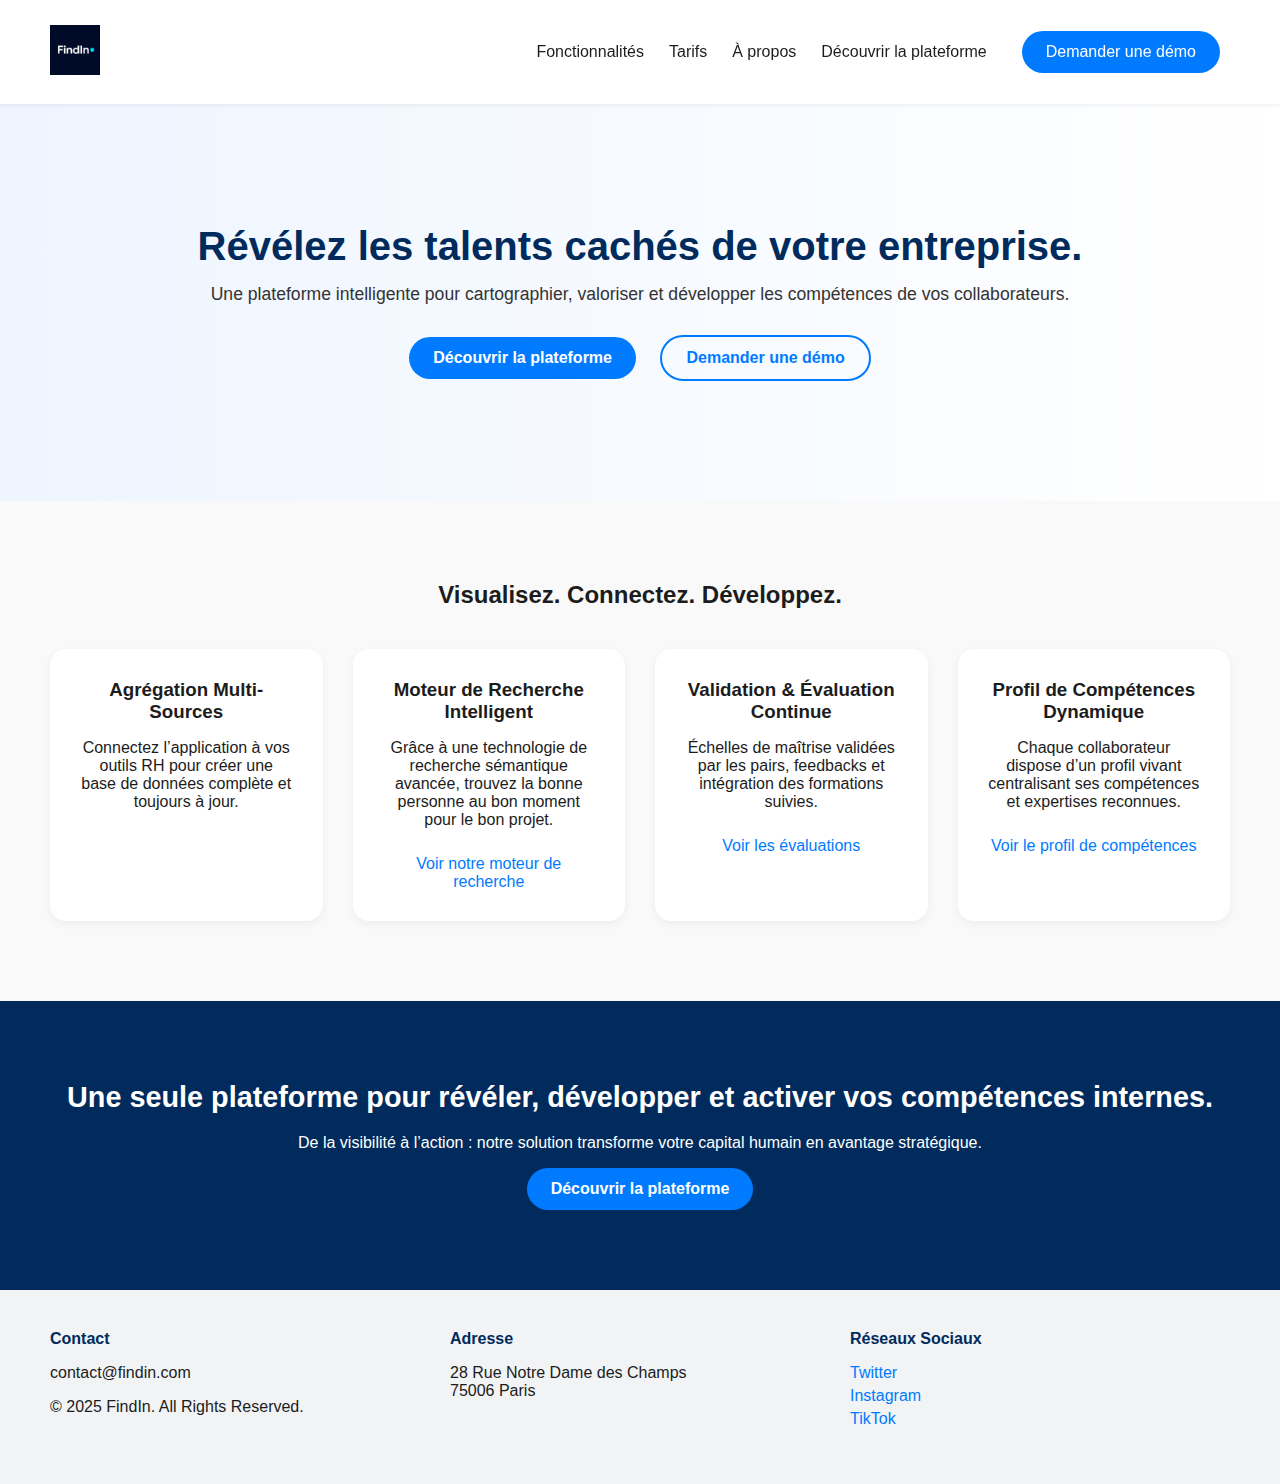
<file: static-site/index.html>
<!DOCTYPE html>
<html lang="fr">
<head>
  <meta charset="UTF-8">
  <meta name="viewport" content="width=device-width, initial-scale=1.0">
  <title>FindIn - Révélez les talents cachés</title>
  <link rel="stylesheet" href="style.css">
</head>
<body>

  <!-- Header / Navbar -->
  <header>
    <nav class="navbar">
      <div class="logo">
        <img src="logo-findin.png" alt="Logo FindIn">
      </div>
      <ul class="nav-links">
        <li><a href="#features">Fonctionnalités</a></li>
        <li><a href="#pricing">Tarifs</a></li>
        <li><a href="#about">À propos</a></li>
        <li><a href="#platform">Découvrir la plateforme</a></li>
        <li><a href="#demo" class="btn-primary">Demander une démo</a></li>
      </ul>
    </nav>
  </header>

  <!-- Hero Section -->
  <section class="hero">
    <div class="hero-content">
      <h1>Révélez les talents cachés de votre entreprise.</h1>
      <p>Une plateforme intelligente pour cartographier, valoriser et développer les compétences de vos collaborateurs.</p>
      <div class="hero-buttons">
        <a href="#platform" class="btn-primary">Découvrir la plateforme</a>
        <a href="#demo" class="btn-secondary">Demander une démo</a>
      </div>
    </div>
  </section>

  <!-- Features Section -->
  <section id="features" class="features">
    <h2>Visualisez. Connectez. Développez.</h2>
    <div class="feature-grid">
      <div class="feature">
        <h3>Agrégation Multi-Sources</h3>
        <p>Connectez l’application à vos outils RH pour créer une base de données complète et toujours à jour.</p>
      </div>
      <div class="feature">
        <h3>Moteur de Recherche Intelligent</h3>
        <p>Grâce à une technologie de recherche sémantique avancée, trouvez la bonne personne au bon moment pour le bon projet.</p>
        <a href="#" class="link">Voir notre moteur de recherche</a>
      </div>
      <div class="feature">
        <h3>Validation & Évaluation Continue</h3>
        <p>Échelles de maîtrise validées par les pairs, feedbacks et intégration des formations suivies.</p>
        <a href="#" class="link">Voir les évaluations</a>
      </div>
      <div class="feature">
        <h3>Profil de Compétences Dynamique</h3>
        <p>Chaque collaborateur dispose d’un profil vivant centralisant ses compétences et expertises reconnues.</p>
        <a href="#" class="link">Voir le profil de compétences</a>
      </div>
    </div>
  </section>

  <!-- CTA Section -->
  <section class="cta">
    <h2>Une seule plateforme pour révéler, développer et activer vos compétences internes.</h2>
    <p>De la visibilité à l’action : notre solution transforme votre capital humain en avantage stratégique.</p>
    <a href="#platform" class="btn-primary">Découvrir la plateforme</a>
  </section>

  <!-- Footer -->
  <footer>
    <div class="footer-container">
      <div class="footer-column">
        <h4>Contact</h4>
        <p>contact@findin.com</p>
        <p>© 2025 FindIn. All Rights Reserved.</p>
      </div>
      <div class="footer-column">
        <h4>Adresse</h4>
        <p>28 Rue Notre Dame des Champs<br>75006 Paris</p>
      </div>
      <div class="footer-column">
        <h4>Réseaux Sociaux</h4>
        <ul>
          <li><a href="#">Twitter</a></li>
          <li><a href="#">Instagram</a></li>
          <li><a href="#">TikTok</a></li>
        </ul>
      </div>
    </div>
  </footer>

  <script src="script.js"></script>
</body>
</html>
</file>
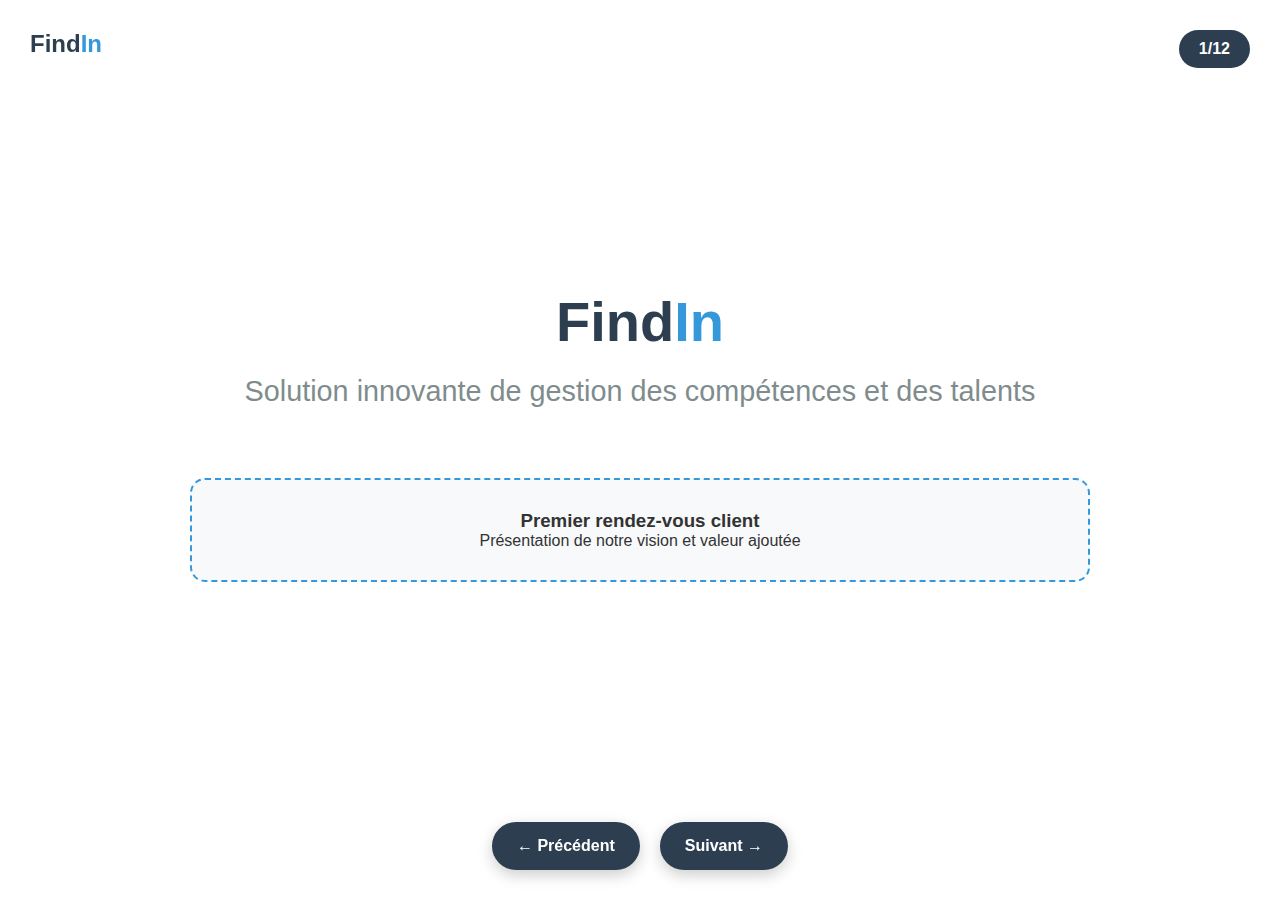
<file: doc/ppt.html>
<!DOCTYPE html>
<html lang="fr">
<head>
    <meta charset="UTF-8">
    <meta name="viewport" content="width=device-width, initial-scale=1.0">
    <title>Présentation FindIn - Premier Rendez-vous Client</title>
    <style>
        * {
            margin: 0;
            padding: 0;
            box-sizing: border-box;
            font-family: 'Segoe UI', Tahoma, Geneva, Verdana, sans-serif;
        }
        
        body {
            background: linear-gradient(135deg, #667eea 0%, #764ba2 100%);
            color: #333;
            overflow: hidden;
        }
        
        .ppt-container {
            width: 100vw;
            height: 100vh;
            display: flex;
            flex-direction: column;
        }
        
        .slides-container {
            flex: 1;
            position: relative;
            overflow: hidden;
        }
        
        .slide {
            position: absolute;
            top: 0;
            left: 0;
            width: 100%;
            height: 100%;
            background: white;
            padding: 60px;
            display: none;
            flex-direction: column;
            justify-content: center;
            align-items: center;
            text-align: center;
            transition: transform 0.5s ease-in-out;
        }
        
        .slide.active {
            display: flex;
            transform: translateX(0);
        }
        
        .slide.next {
            transform: translateX(100%);
        }
        
        .slide.prev {
            transform: translateX(-100%);
        }
        
        .slide-header {
            margin-bottom: 40px;
        }
        
        .slide-title {
            font-size: 3.5em;
            font-weight: 700;
            color: #2c3e50;
            margin-bottom: 20px;
            line-height: 1.2;
        }
        
        .slide-subtitle {
            font-size: 1.8em;
            color: #7f8c8d;
            font-weight: 300;
        }
        
        .slide-content {
            max-width: 900px;
            width: 100%;
        }
        
        .content-grid {
            display: grid;
            grid-template-columns: repeat(2, 1fr);
            gap: 30px;
            margin: 40px 0;
        }
        
        .feature-card {
            background: #f8f9fa;
            padding: 30px;
            border-radius: 15px;
            border-left: 5px solid #3498db;
            text-align: left;
            box-shadow: 0 5px 15px rgba(0,0,0,0.1);
        }
        
        .feature-card h3 {
            color: #2c3e50;
            margin-bottom: 15px;
            font-size: 1.4em;
        }
        
        .feature-card p {
            color: #7f8c8d;
            line-height: 1.6;
        }
        
        .stats-container {
            display: flex;
            justify-content: space-around;
            margin: 40px 0;
        }
        
        .stat-item {
            text-align: center;
        }
        
        .stat-number {
            font-size: 3em;
            font-weight: 700;
            color: #3498db;
            display: block;
        }
        
        .stat-label {
            color: #7f8c8d;
            font-size: 1.2em;
        }
        
        .timeline {
            display: flex;
            justify-content: space-between;
            margin: 40px 0;
            position: relative;
        }
        
        .timeline::before {
            content: '';
            position: absolute;
            top: 20px;
            left: 0;
            right: 0;
            height: 3px;
            background: #3498db;
        }
        
        .timeline-item {
            text-align: center;
            position: relative;
            z-index: 2;
        }
        
        .timeline-dot {
            width: 20px;
            height: 20px;
            background: #3498db;
            border-radius: 50%;
            margin: 0 auto 10px;
        }
        
        .team-grid {
            display: grid;
            grid-template-columns: repeat(3, 1fr);
            gap: 30px;
            margin: 40px 0;
        }
        
        .team-member {
            text-align: center;
        }
        
        .member-avatar {
            width: 120px;
            height: 120px;
            background: #3498db;
            border-radius: 50%;
            margin: 0 auto 20px;
            display: flex;
            align-items: center;
            justify-content: center;
            color: white;
            font-size: 2em;
            font-weight: bold;
        }
        
        .controls {
            position: fixed;
            bottom: 30px;
            left: 50%;
            transform: translateX(-50%);
            display: flex;
            gap: 20px;
            z-index: 1000;
        }
        
        .control-btn {
            background: #2c3e50;
            color: white;
            border: none;
            padding: 15px 25px;
            border-radius: 50px;
            cursor: pointer;
            font-size: 1em;
            font-weight: 600;
            transition: all 0.3s ease;
            box-shadow: 0 5px 15px rgba(0,0,0,0.2);
        }
        
        .control-btn:hover {
            background: #3498db;
            transform: translateY(-2px);
        }
        
        .slide-counter {
            position: fixed;
            top: 30px;
            right: 30px;
            background: #2c3e50;
            color: white;
            padding: 10px 20px;
            border-radius: 20px;
            font-weight: 600;
            z-index: 1000;
        }
        
        .logo {
            position: fixed;
            top: 30px;
            left: 30px;
            font-size: 1.5em;
            font-weight: 700;
            color: #2c3e50;
            z-index: 1000;
        }
        
        .highlight {
            color: #3498db;
        }
        
        .bullet-points {
            text-align: left;
            max-width: 600px;
            margin: 30px auto;
        }
        
        .bullet-points li {
            margin-bottom: 15px;
            font-size: 1.2em;
            line-height: 1.6;
        }
        
        .demo-box {
            background: #f8f9fa;
            padding: 30px;
            border-radius: 15px;
            margin: 30px 0;
            border: 2px dashed #3498db;
        }
    </style>
</head>
<body>
    <div class="ppt-container">
        <div class="logo">Find<span class="highlight">In</span></div>
        <div class="slide-counter">1/12</div>
        
        <div class="slides-container">
            <!-- Slide 1: Titre -->
            <div class="slide active" id="slide1">
                <div class="slide-header">
                    <h1 class="slide-title">Find<span class="highlight">In</span></h1>
                    <p class="slide-subtitle">Solution innovante de gestion des compétences et des talents</p>
                </div>
                <div class="slide-content">
                    <div class="demo-box">
                        <h3>Premier rendez-vous client</h3>
                        <p>Présentation de notre vision et valeur ajoutée</p>
                    </div>
                </div>
            </div>
            
            <!-- Slide 2: Problématique -->
            <div class="slide" id="slide2">
                <div class="slide-header">
                    <h2 class="slide-title">La problématique actuelle</h2>
                    <p class="slide-subtitle">Les défis de la gestion des compétences en entreprise</p>
                </div>
                <div class="slide-content">
                    <div class="content-grid">
                        <div class="feature-card">
                            <h3>📊 Visibilité limitée</h3>
                            <p>Impossible d'avoir une vision claire et actualisée des compétences disponibles dans l'entreprise</p>
                        </div>
                        <div class="feature-card">
                            <h3>⏱️ Processus manuels</h3>
                            <p>Évaluations papier, tableaux Excel, processus longs et sujets aux erreurs</p>
                        </div>
                        <div class="feature-card">
                            <h3>🔍 Difficultés de matching</h3>
                            <p>Problèmes pour identifier les bonnes compétences au bon moment sur les projets</p>
                        </div>
                        <div class="feature-card">
                            <h3>📈 Développement inégal</h3>
                            <p>Absence de suivi structuré du développement des compétences des collaborateurs</p>
                        </div>
                    </div>
                </div>
            </div>
            
            <!-- Slide 3: Notre solution -->
            <div class="slide" id="slide3">
                <div class="slide-header">
                    <h2 class="slide-title">Notre solution</h2>
                    <p class="slide-subtitle">FindIn révolutionne la gestion des talents</p>
                </div>
                <div class="slide-content">
                    <div class="stats-container">
                        <div class="stat-item">
                            <span class="stat-number">100%</span>
                            <span class="stat-label">Digital</span>
                        </div>
                        <div class="stat-item">
                            <span class="stat-number">24/7</span>
                            <span class="stat-label">Accessible</span>
                        </div>
                        <div class="stat-item">
                            <span class="stat-number">360°</span>
                            <span class="stat-label">Vision</span>
                        </div>
                    </div>
                    <div class="bullet-points">
                        <ul>
                            <li>✅ Plateforme centralisée de gestion des compétences</li>
                            <li>✅ Cartographie dynamique des talents</li>
                            <li>✅ Matching intelligent projets-compétences</li>
                            <li>✅ Suivi continu du développement</li>
                            <li>✅ Analytics prédictifs</li>
                        </ul>
                    </div>
                </div>
            </div>
            
            <!-- Slide 4: Fonctionnalités principales -->
            <div class="slide" id="slide4">
                <div class="slide-header">
                    <h2 class="slide-title">Fonctionnalités clés</h2>
                    <p class="slide-subtitle">Une plateforme complète et intuitive</p>
                </div>
                <div class="slide-content">
                    <div class="content-grid">
                        <div class="feature-card">
                            <h3>🎯 Profils compétences</h3>
                            <p>Cartographie détaillée des compétences de chaque collaborateur avec niveaux de maîtrise</p>
                        </div>
                        <div class="feature-card">
                            <h3>📋 Gestion des projets</h3>
                            <p>Définition des compétences requises et matching automatique avec les profils disponibles</p>
                        </div>
                        <div class="feature-card">
                            <h3>📊 Bilans personnalisés</h3>
                            <p>Évaluations régulières et plans de développement individualisés</p>
                        </div>
                        <div class="feature-card">
                            <h3>📈 Analytics avancés</h3>
                            <p>Tableaux de bord et rapports pour une prise de décision éclairée</p>
                        </div>
                    </div>
                </div>
            </div>
            
            <!-- Slide 5: Architecture technique -->
            <div class="slide" id="slide5">
                <div class="slide-header">
                    <h2 class="slide-title">Architecture technique</h2>
                    <p class="slide-subtitle">Une solution robuste et évolutive</p>
                </div>
                <div class="slide-content">
                    <div class="demo-box">
                        <h3>🛠️ Stack technologique</h3>
                        <div class="content-grid" style="margin-top: 20px;">
                            <div class="feature-card">
                                <h3>Frontend</h3>
                                <p>React.js - Interface moderne et réactive</p>
                            </div>
                            <div class="feature-card">
                                <h3>Backend</h3>
                                <p>Node.js - API REST performante</p>
                            </div>
                            <div class="feature-card">
                                <h3>Base de données</h3>
                                <p>MySQL - Structure relationnelle optimisée</p>
                            </div>
                            <div class="feature-card">
                                <h3>Hébergement</h3>
                                <p>Cloud sécurisé avec haute disponibilité</p>
                            </div>
                        </div>
                    </div>
                </div>
            </div>
            
            <!-- Slide 6: Avantages clients -->
            <div class="slide" id="slide6">
                <div class="slide-header">
                    <h2 class="slide-title">Avantages clients</h2>
                    <p class="slide-subtitle">Ce que FindIn vous apporte</p>
                </div>
                <div class="slide-content">
                    <div class="content-grid">
                        <div class="feature-card">
                            <h3>💰 ROI mesurable</h3>
                            <p>Jusqu'à 40% de réduction des coûts de recrutement externe</p>
                        </div>
                        <div class="feature-card">
                            <h3>🚀 Productivité +35%</h3>
                            <p>Optimisation de l'affectation des ressources sur les projets</p>
                        </div>
                        <div class="feature-card">
                            <h3>📊 Prise de décision</h3>
                            <p>Données en temps réel pour des décisions stratégiques éclairées</p>
                        </div>
                        <div class="feature-card">
                            <h3>💼 Rétention talents</h3>
                            <p>+25% de rétention grâce au développement personnalisé</p>
                        </div>
                    </div>
                </div>
            </div>
            
            <!-- Slide 7: Cas d'usage -->
            <div class="slide" id="slide7">
                <div class="slide-header">
                    <h2 class="slide-title">Cas d'usage</h2>
                    <p class="slide-subtitle">Scénarios concrets d'utilisation</p>
                </div>
                <div class="slide-content">
                    <div class="content-grid">
                        <div class="feature-card">
                            <h3>🎯 Lancement de projet</h3>
                            <p>Identifier rapidement les collaborateurs avec les compétences requises pour un nouveau projet stratégique</p>
                        </div>
                        <div class="feature-card">
                            <h3>📈 Planification formation</h3>
                            <p>Détecter les gaps de compétences et planifier les formations adaptées</p>
                        </div>
                        <div class="feature-card">
                            <h3>🔄 Mobilité interne</h3>
                            <p>Faciliter les reconversions et évolutions professionnelles internes</p>
                        </div>
                        <div class="feature-card">
                            <h3>📋 Due diligence</h3>
                            <p>Audit complet des compétences lors de fusions-acquisitions</p>
                        </div>
                    </div>
                </div>
            </div>
            
            <!-- Slide 8: Roadmap -->
            <div class="slide" id="slide8">
                <div class="slide-header">
                    <h2 class="slide-title">Feuille de route</h2>
                    <p class="slide-subtitle">Notre vision à court et moyen terme</p>
                </div>
                <div class="slide-content">
                    <div class="timeline">
                        <div class="timeline-item">
                            <div class="timeline-dot"></div>
                            <h3>Phase 1</h3>
                            <p>MVP - Gestion basique des compétences</p>
                            <p><strong>Q1 2024</strong></p>
                        </div>
                        <div class="timeline-item">
                            <div class="timeline-dot"></div>
                            <h3>Phase 2</h3>
                            <p>Analytics et rapports avancés</p>
                            <p><strong>Q2 2024</strong></p>
                        </div>
                        <div class="timeline-item">
                            <div class="timeline-dot"></div>
                            <h3>Phase 3</h3>
                            <p>IA et recommandations intelligentes</p>
                            <p><strong>Q4 2024</strong></p>
                        </div>
                    </div>
                </div>
            </div>
            
            <!-- Slide 9: Équipe -->
            <div class="slide" id="slide9">
                <div class="slide-header">
                    <h2 class="slide-title">Notre équipe</h2>
                    <p class="slide-subtitle">L'expertise au service de votre succès</p>
                </div>
                <div class="slide-content">
                    <div class="team-grid">
                        <div class="team-member">
                            <div class="member-avatar">JD</div>
                            <h3>Jean Dupont</h3>
                            <p>CEO & Fondateur</p>
                            <p>15 ans RH Tech</p>
                        </div>
                        <div class="team-member">
                            <div class="member-avatar">MM</div>
                            <h3>Marie Martin</h3>
                            <p>CTO</p>
                            <p>Expertise Cloud & Data</p>
                        </div>
                        <div class="team-member">
                            <div class="member-avatar">PL</div>
                            <h3>Pierre Lambert</h3>
                            <p>Head of Product</p>
                            <p>Spécialiste UX/UI</p>
                        </div>
                    </div>
                </div>
            </div>
            
            <!-- Slide 10: Modèle économique -->
            <div class="slide" id="slide10">
                <div class="slide-header">
                    <h2 class="slide-title">Modèle économique</h2>
                    <p class="slide-subtitle">Des tarifs adaptés à votre structure</p>
                </div>
                <div class="slide-content">
                    <div class="content-grid">
                        <div class="feature-card">
                            <h3>🚀 Start-up</h3>
                            <p><strong>29€/utilisateur/mois</strong></p>
                            <p>Jusqu'à 50 collaborateurs</p>
                            <p>Support prioritaire</p>
                        </div>
                        <div class="feature-card">
                            <h3>🏢 Enterprise</h3>
                            <p><strong>49€/utilisateur/mois</strong></p>
                            <p>+50 collaborateurs</p>
                            <p>Fonctionnalités avancées</p>
                        </div>
                        <div class="feature-card">
                            <h3>🌐 Custom</h3>
                            <p><strong>Devis personnalisé</strong></p>
                            <p>Solutions sur mesure</p>
                            <p>Intégrations spécifiques</p>
                        </div>
                    </div>
                </div>
            </div>
            
            <!-- Slide 11: Prochaines étapes -->
            <div class="slide" id="slide11">
                <div class="slide-header">
                    <h2 class="slide-title">Prochaines étapes</h2>
                    <p class="slide-subtitle">Concrétisons notre partenariat</p>
                </div>
                <div class="slide-content">
                    <div class="bullet-points">
                        <ul>
                            <li>📅 <strong>Atelier découverte</strong> - Session de 2h pour analyser vos besoins spécifiques</li>
                            <li>🎯 <strong>Proof of Concept</strong> - Mise en place d'un environnement de test gratuit</li>
                            <li>🤝 <strong>Proposition commerciale</strong> - Offre adaptée à vos objectifs et contraintes</li>
                            <li>🚀 <strong>Déploiement</strong> - Accompagnement personnalisé pour une adoption réussie</li>
                        </ul>
                    </div>
                </div>
            </div>
            
            <!-- Slide 12: Merci -->
            <div class="slide" id="slide12">
                <div class="slide-header">
                    <h1 class="slide-title">Merci</h1>
                    <p class="slide-subtitle">Restons en contact</p>
                </div>
                <div class="slide-content">
                    <div class="demo-box">
                        <h3>📧 contact@findin.com</h3>
                        <h3>🌐 www.findin.com</h3>
                        <h3>📱 +33 1 23 45 67 89</h3>
                        <p style="margin-top: 20px; color: #7f8c8d;">Prêts à transformer votre gestion des talents ?</p>
                    </div>
                </div>
            </div>
        </div>
        
        <div class="controls">
            <button class="control-btn" id="prev-btn">← Précédent</button>
            <button class="control-btn" id="next-btn">Suivant →</button>
        </div>
    </div>

    <script>
        document.addEventListener('DOMContentLoaded', function() {
            const slides = document.querySelectorAll('.slide');
            const prevBtn = document.getElementById('prev-btn');
            const nextBtn = document.getElementById('next-btn');
            const slideCounter = document.querySelector('.slide-counter');
            let currentSlide = 0;
            
            function updateSlide() {
                slides.forEach((slide, index) => {
                    slide.classList.remove('active', 'prev', 'next');
                    if (index === currentSlide) {
                        slide.classList.add('active');
                    } else if (index < currentSlide) {
                        slide.classList.add('prev');
                    } else {
                        slide.classList.add('next');
                    }
                });
                
                slideCounter.textContent = `${currentSlide + 1}/${slides.length}`;
            }
            
            function nextSlide() {
                if (currentSlide < slides.length - 1) {
                    currentSlide++;
                    updateSlide();
                }
            }
            
            function prevSlide() {
                if (currentSlide > 0) {
                    currentSlide--;
                    updateSlide();
                }
            }
            
            // Navigation boutons
            nextBtn.addEventListener('click', nextSlide);
            prevBtn.addEventListener('click', prevSlide);
            
            // Navigation clavier
            document.addEventListener('keydown', function(e) {
                if (e.key === 'ArrowRight') {
                    nextSlide();
                } else if (e.key === 'ArrowLeft') {
                    prevSlide();
                }
            });
            
            // Navigation swipe (mobile)
            let startX = 0;
            document.addEventListener('touchstart', function(e) {
                startX = e.touches[0].clientX;
            });
            
            document.addEventListener('touchend', function(e) {
                const endX = e.changedTouches[0].clientX;
                const diffX = startX - endX;
                
                if (Math.abs(diffX) > 50) {
                    if (diffX > 0) {
                        nextSlide();
                    } else {
                        prevSlide();
                    }
                }
            });
            
            // Initialisation
            updateSlide();
        });
    </script>
</body>
</html>
</file>
<file: static-site/style.css>
/* ---- GLOBAL ---- */
body {
  margin: 0;
  font-family: "Inter", sans-serif;
  color: #1c1c1c;
  background-color: #fff;
}

h1, h2, h3, h4 {
  margin: 0 0 10px;
}

a {
  text-decoration: none;
  color: inherit;
}

/* ---- NAVBAR ---- */
.navbar {
  display: flex;
  justify-content: space-between;
  align-items: center;
  padding: 15px 50px;
  background: #ffffff;
  box-shadow: 0 2px 4px rgba(0,0,0,0.05);
  position: sticky;
  top: 0;
}

.logo img {
  height: 50px;
}

.nav-links {
  list-style: none;
  display: flex;
  gap: 25px;
  align-items: center;
}

.nav-links li a {
  font-weight: 500;
  transition: color 0.3s;
}

.nav-links li a:hover {
  color: #007bff;
}

/* ---- HERO ---- */
.hero {
  text-align: center;
  padding: 120px 20px;
  background: linear-gradient(to right, #eef5ff, #ffffff);
}

.hero h1 {
  font-size: 2.5rem;
  color: #002b5c;
}

.hero p {
  margin-top: 15px;
  font-size: 1.1rem;
  color: #333;
}

.hero-buttons {
  margin-top: 30px;
}

.btn-primary, .btn-secondary {
  display: inline-block;
  padding: 12px 24px;
  border-radius: 30px;
  margin: 0 10px;
  font-weight: 600;
  transition: background 0.3s;
}

.btn-primary {
  background-color: #007bff;
  color: white;
}

.btn-primary:hover {
  background-color: #005fcc;
}

.btn-secondary {
  background-color: transparent;
  border: 2px solid #007bff;
  color: #007bff;
}

.btn-secondary:hover {
  background-color: #007bff;
  color: white;
}

/* ---- FEATURES ---- */
.features {
  padding: 80px 50px;
  background-color: #f9f9f9;
  text-align: center;
}

.feature-grid {
  display: grid;
  grid-template-columns: repeat(auto-fit, minmax(250px, 1fr));
  gap: 30px;
  margin-top: 40px;
}

.feature {
  background: white;
  padding: 30px;
  border-radius: 16px;
  box-shadow: 0 3px 8px rgba(0,0,0,0.05);
}

.link {
  display: inline-block;
  margin-top: 10px;
  color: #007bff;
  font-weight: 500;
}

/* ---- CTA ---- */
.cta {
  text-align: center;
  padding: 80px 30px;
  background: #002b5c;
  color: white;
}

.cta h2 {
  font-size: 1.8rem;
  margin-bottom: 20px;
}

/* ---- FOOTER ---- */
footer {
  background: #f1f3f5;
  padding: 40px 50px;
}

.footer-container {
  display: grid;
  grid-template-columns: repeat(auto-fit, minmax(220px, 1fr));
  gap: 20px;
}

.footer-column h4 {
  color: #002b5c;
}

.footer-column ul {
  list-style: none;
  padding: 0;
}

.footer-column ul li {
  margin: 5px 0;
}

.footer-column ul li a {
  color: #007bff;
  transition: color 0.3s;
}

.footer-column ul li a:hover {
  color: #005fcc;
}
</file>
